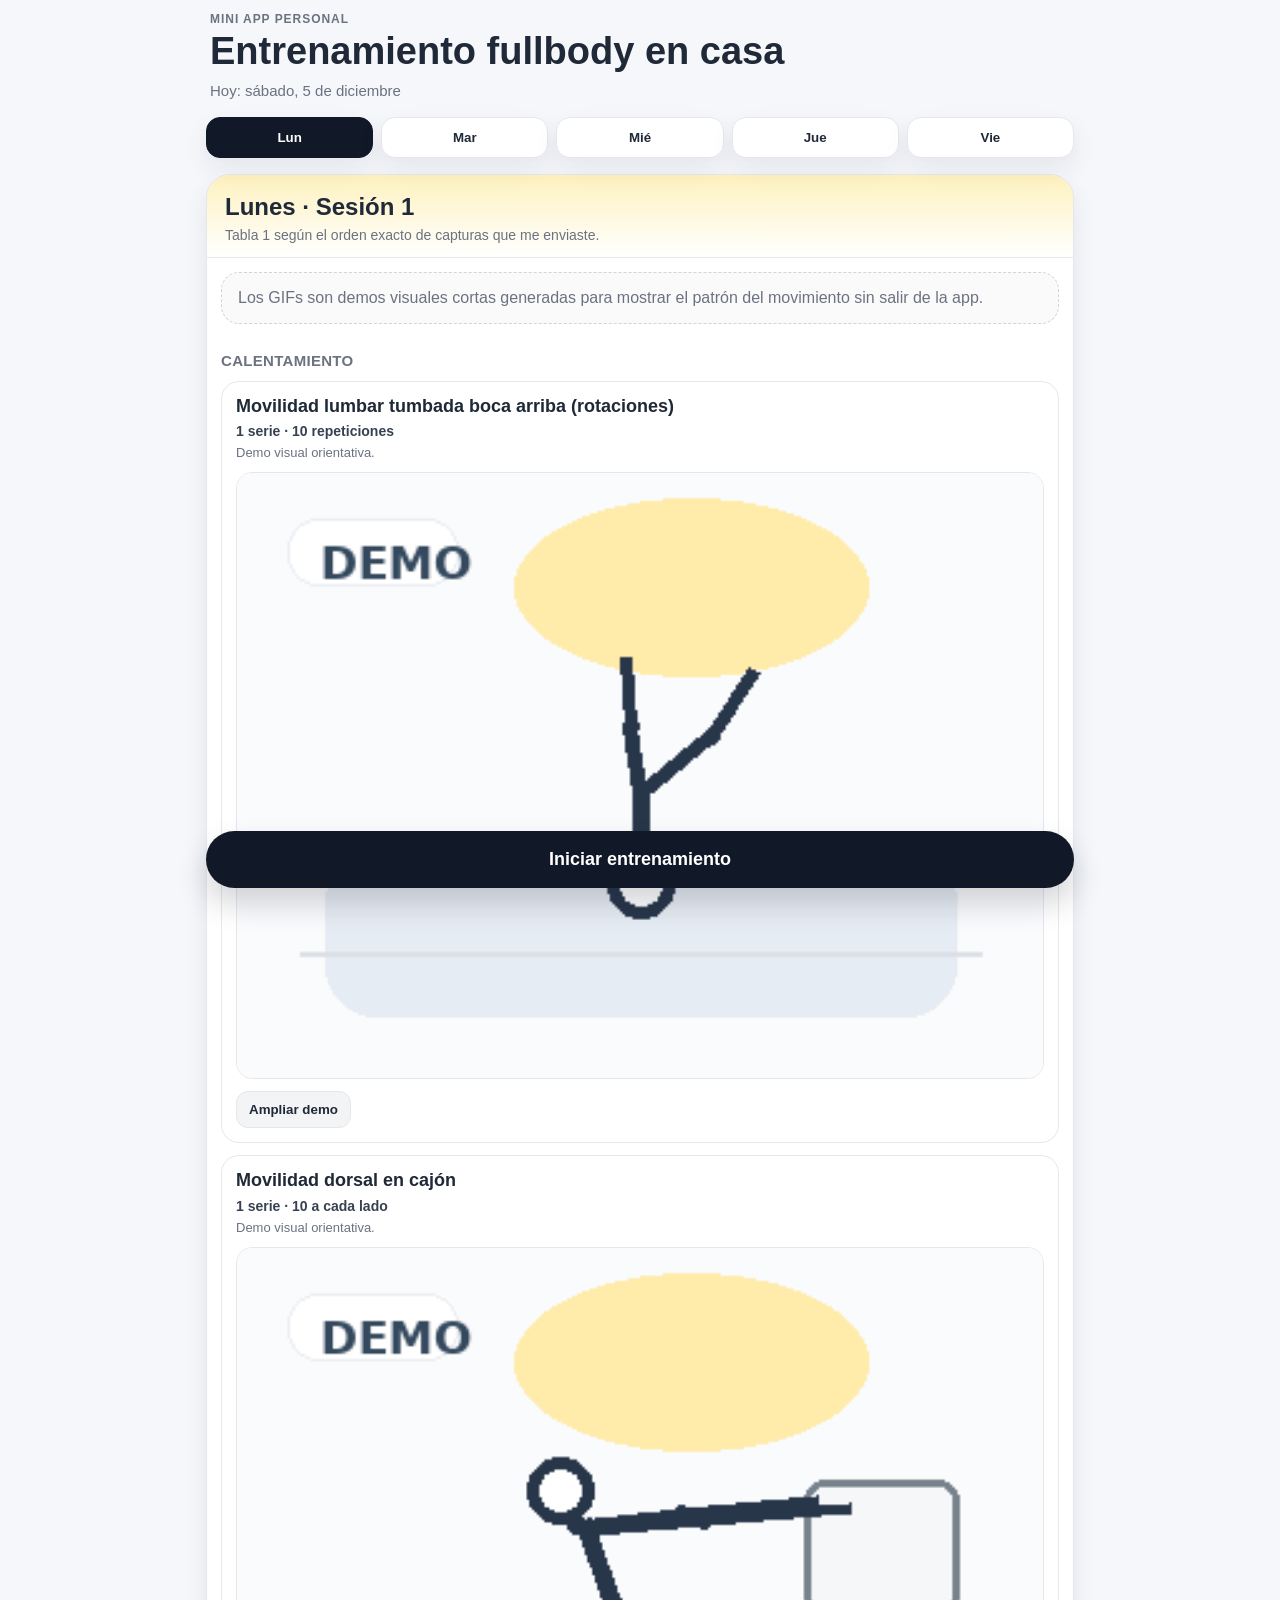
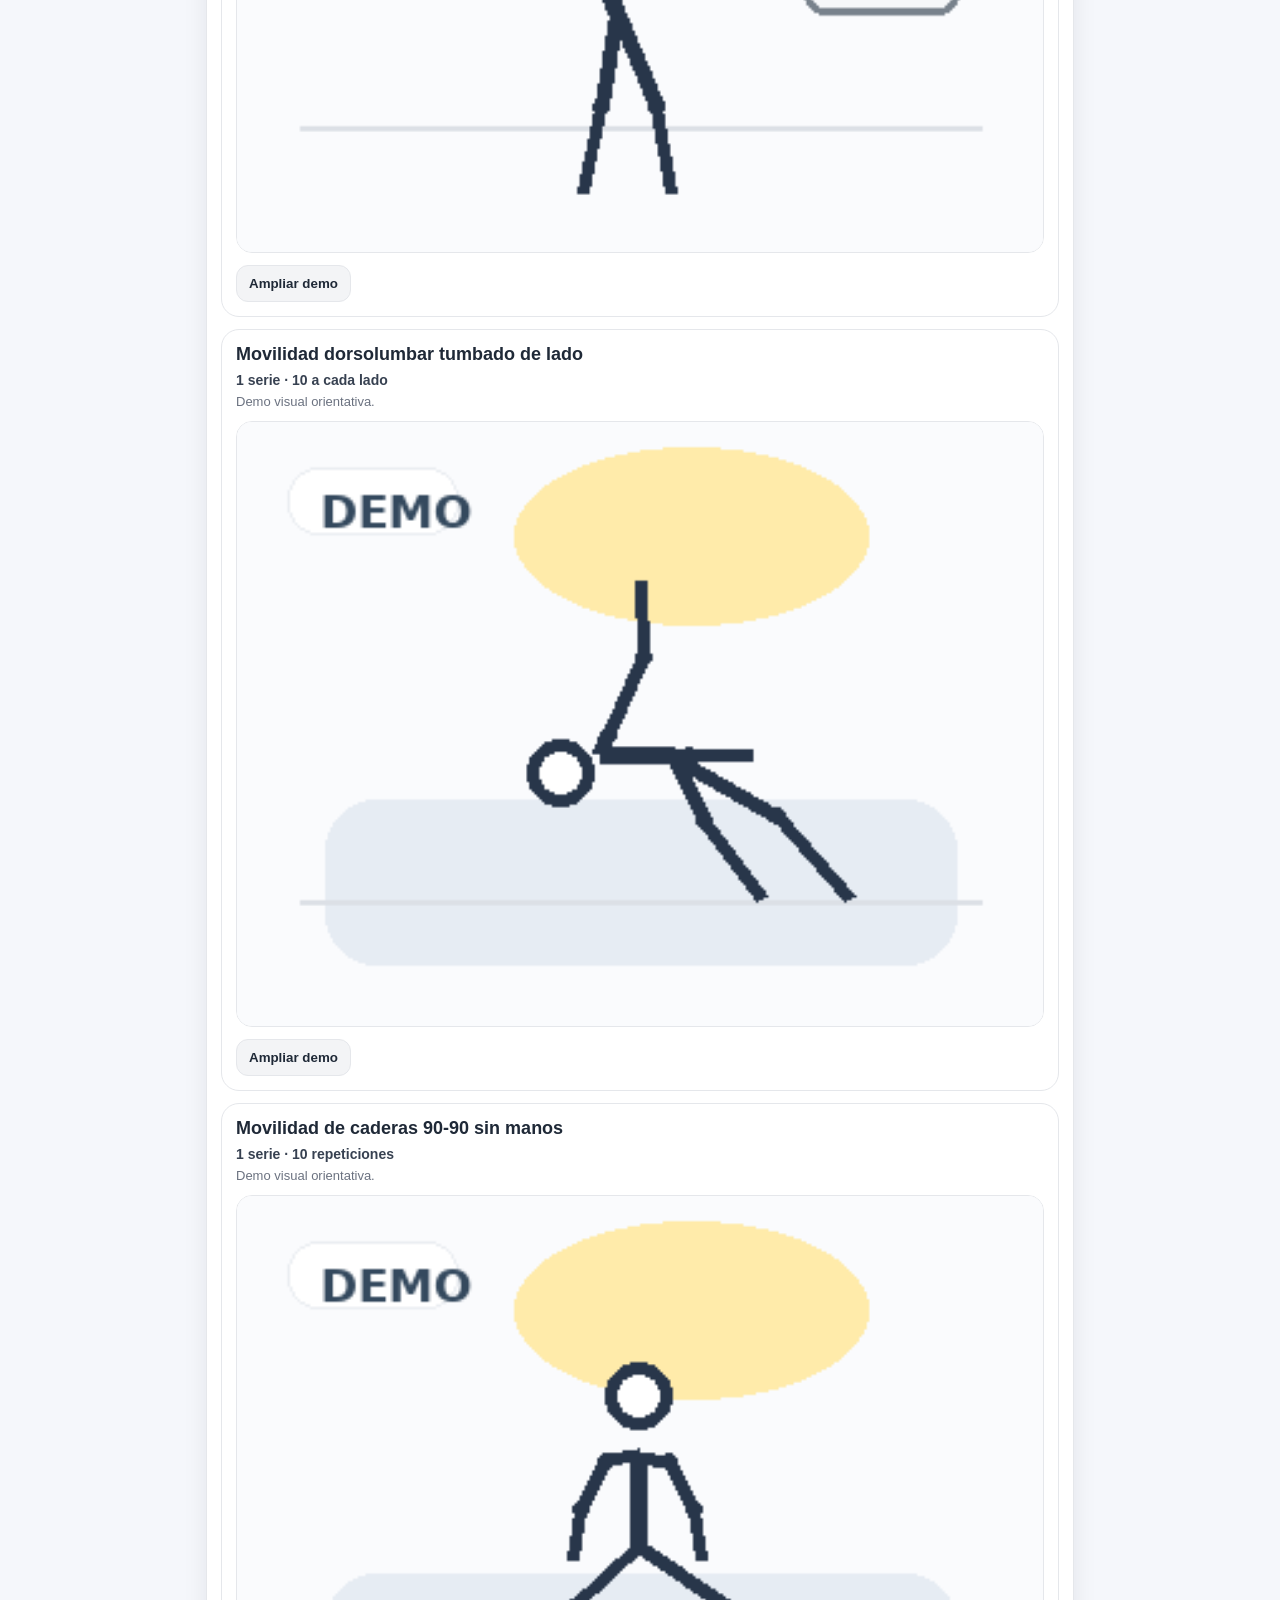
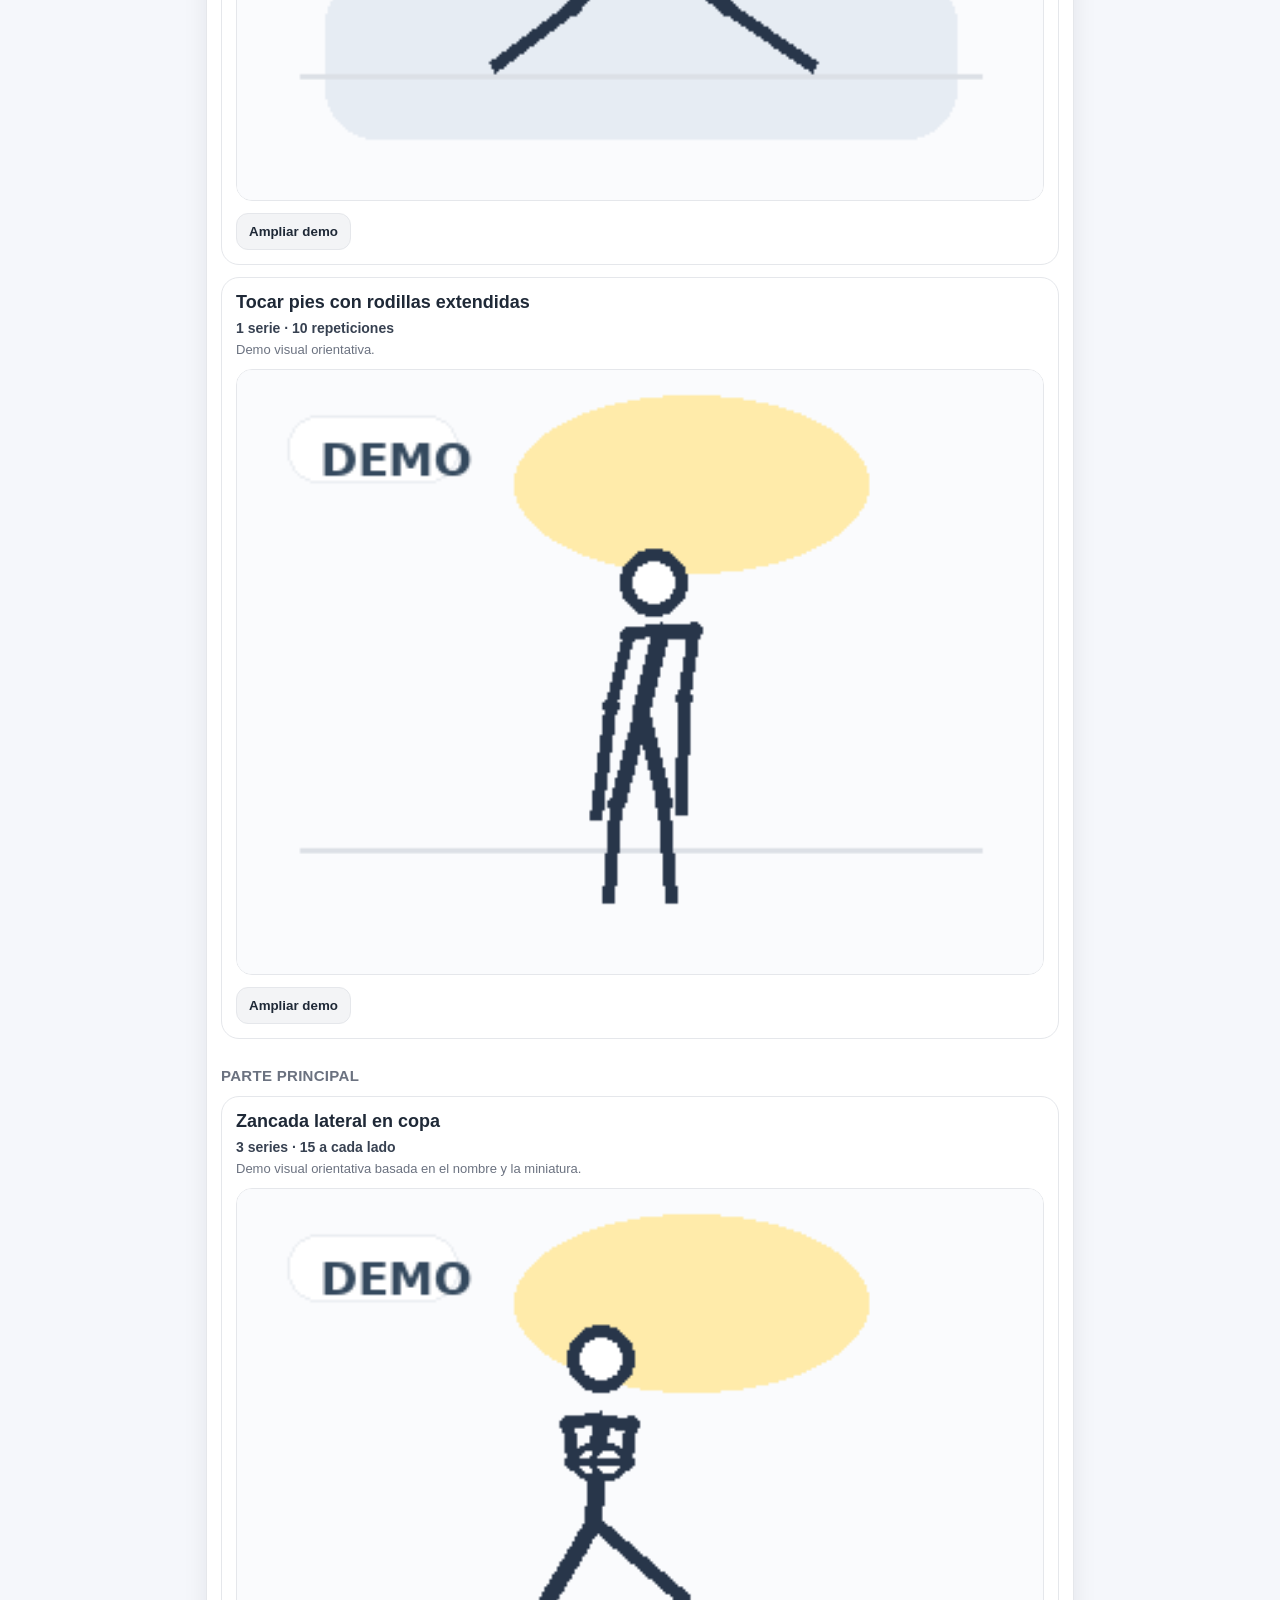
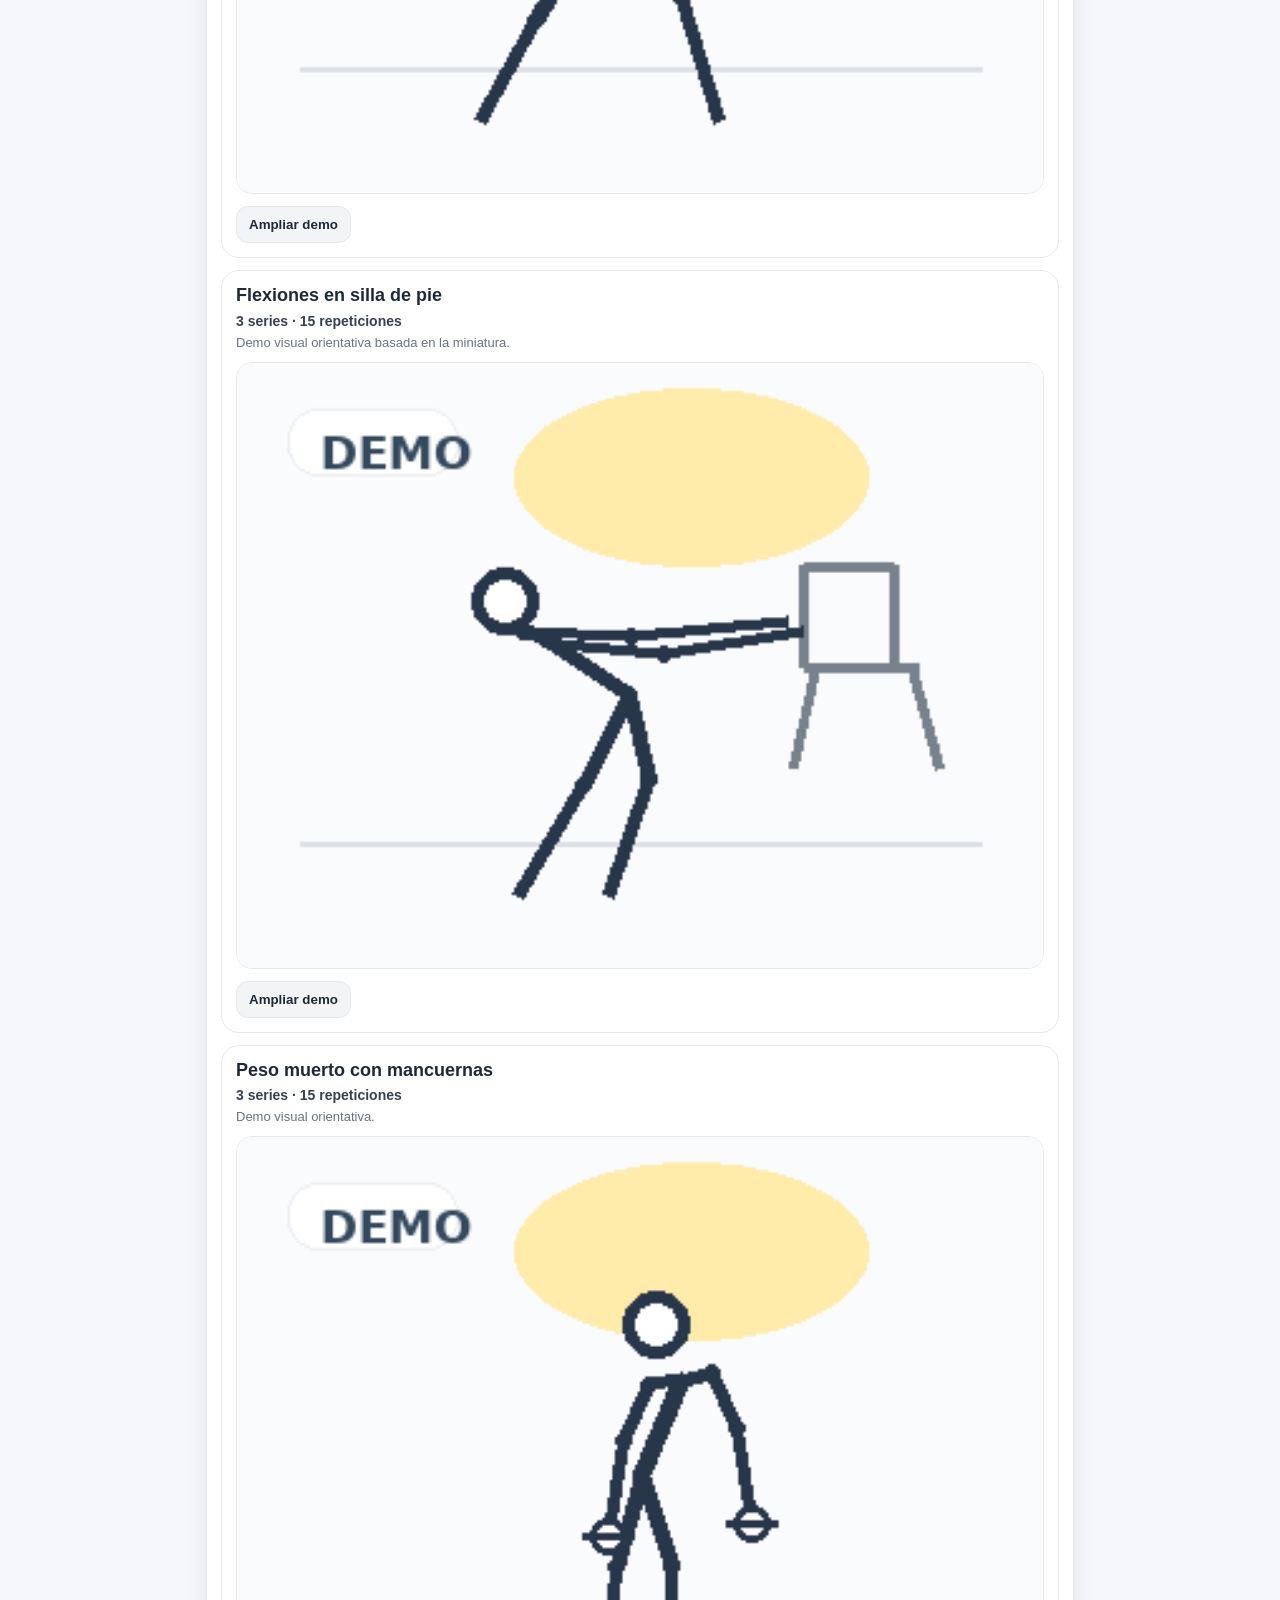
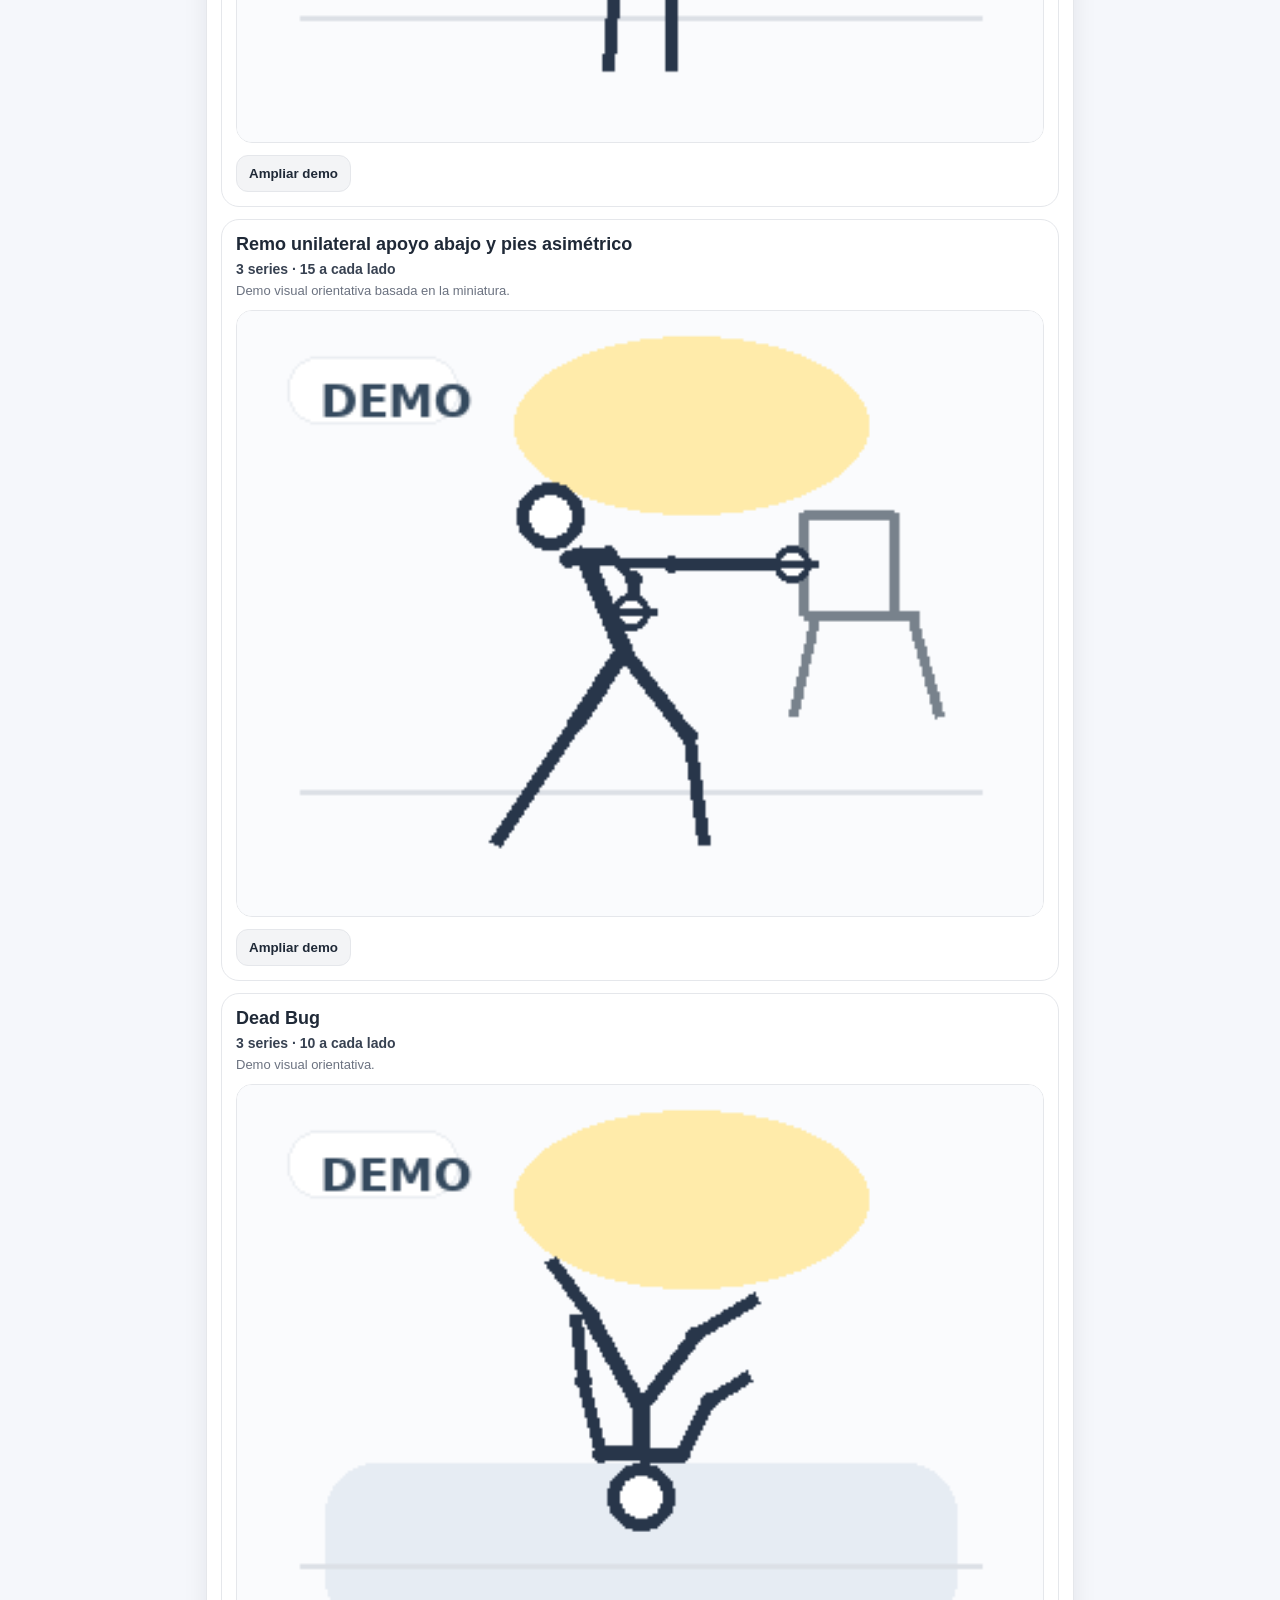
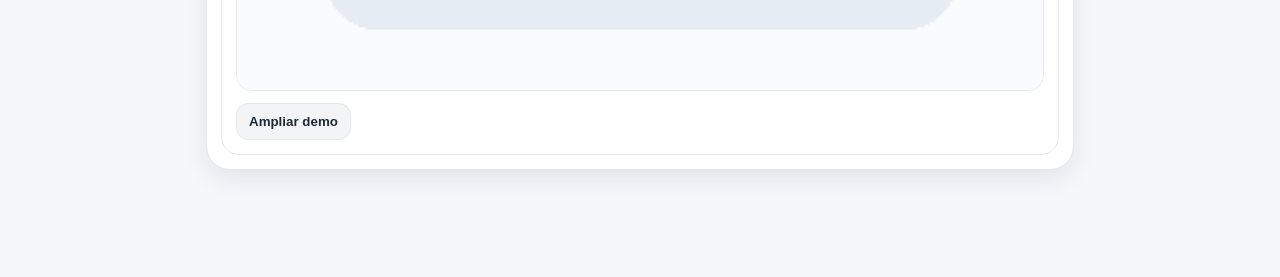
<file: index.html>
<!DOCTYPE html>
<html lang="es">
<head>
  <meta charset="UTF-8" />
  <meta name="viewport" content="width=device-width, initial-scale=1.0, viewport-fit=cover" />
  <meta name="theme-color" content="#111827" />
  <title>Entrenamiento Fullbody</title>
  <link rel="manifest" href="manifest.json" />
  <link rel="stylesheet" href="styles.css?v=20260904-3" />

  <style>
    .modal.hidden { display: none !important; }
  </style>

</head>
<body>
  <div class="app-shell">
    <header class="topbar">
      <div>
        <p class="eyebrow">Mini app personal</p>
        <h1>Entrenamiento fullbody en casa</h1>
        <p id="todayLabel" class="today-label"></p>
      </div>
    </header>

    <nav class="day-tabs" aria-label="Días de entrenamiento" id="dayTabs"></nav>

    <main id="content" class="content"></main>
  </div>

  <div id="modal" class="modal hidden" role="dialog" aria-modal="true" aria-labelledby="modalTitle">
    <div class="modal-card">
      <button id="closeModal" class="close-btn" aria-label="Cerrar">✕</button>
      <h3 id="modalTitle">Demo del ejercicio</h3>
      <div id="modalBody" class="modal-body"></div>
    </div>
  </div>

  <script src="data.js?v=20260904-3"></script>
  <script src="script.js?v=20260904-3"></script>
</body>
</html>
</file>
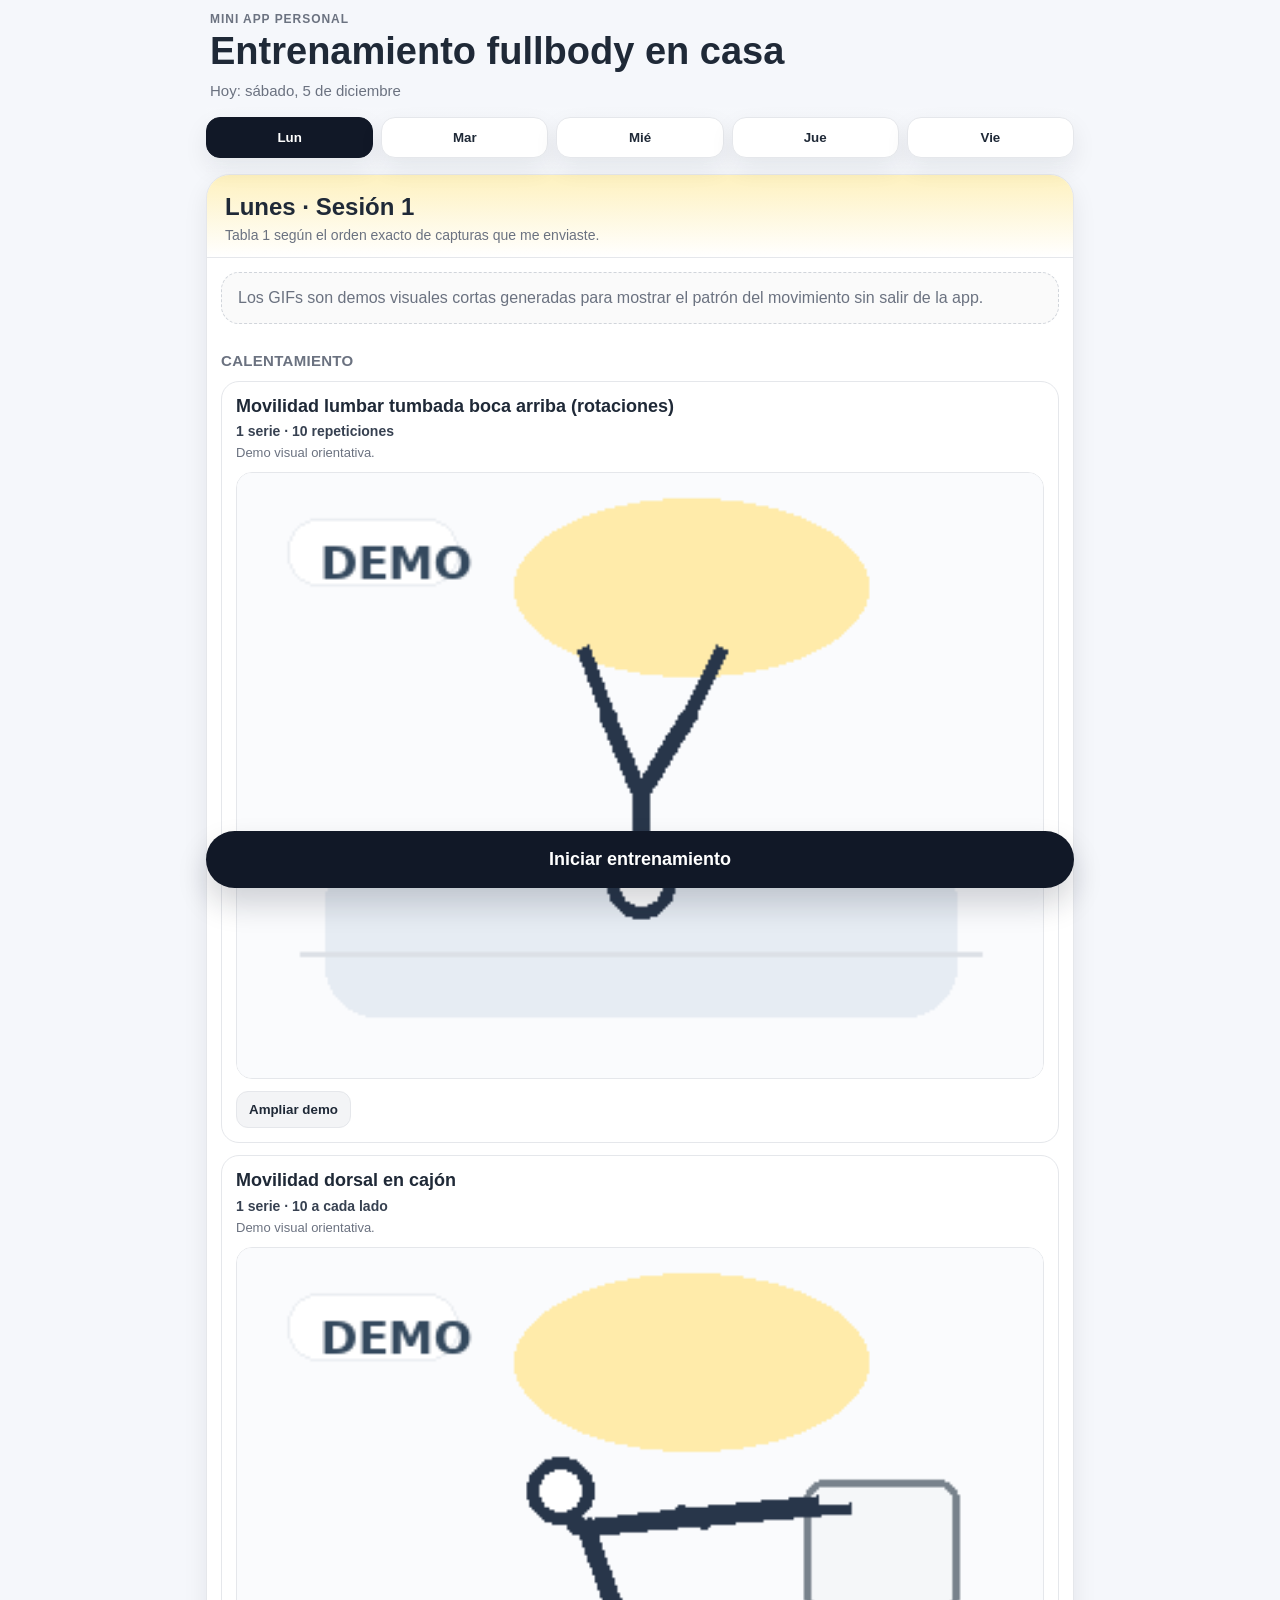
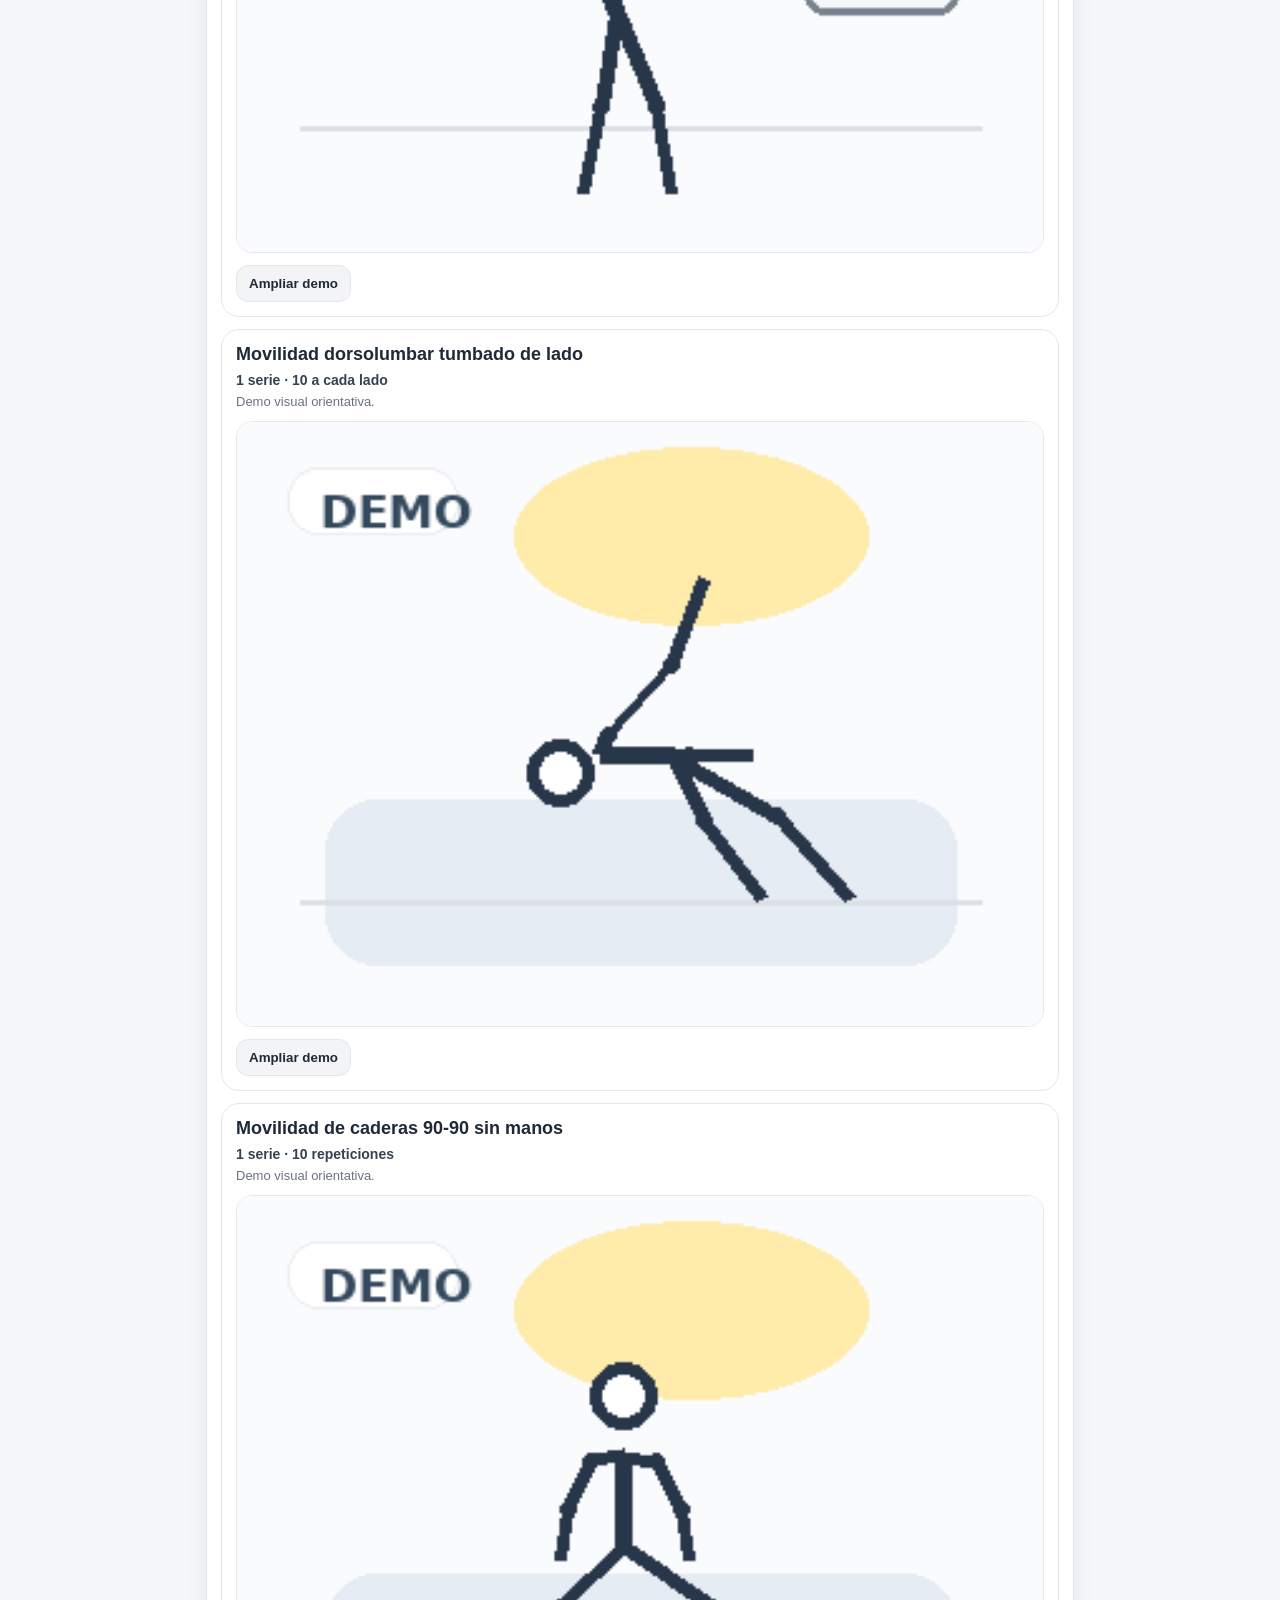
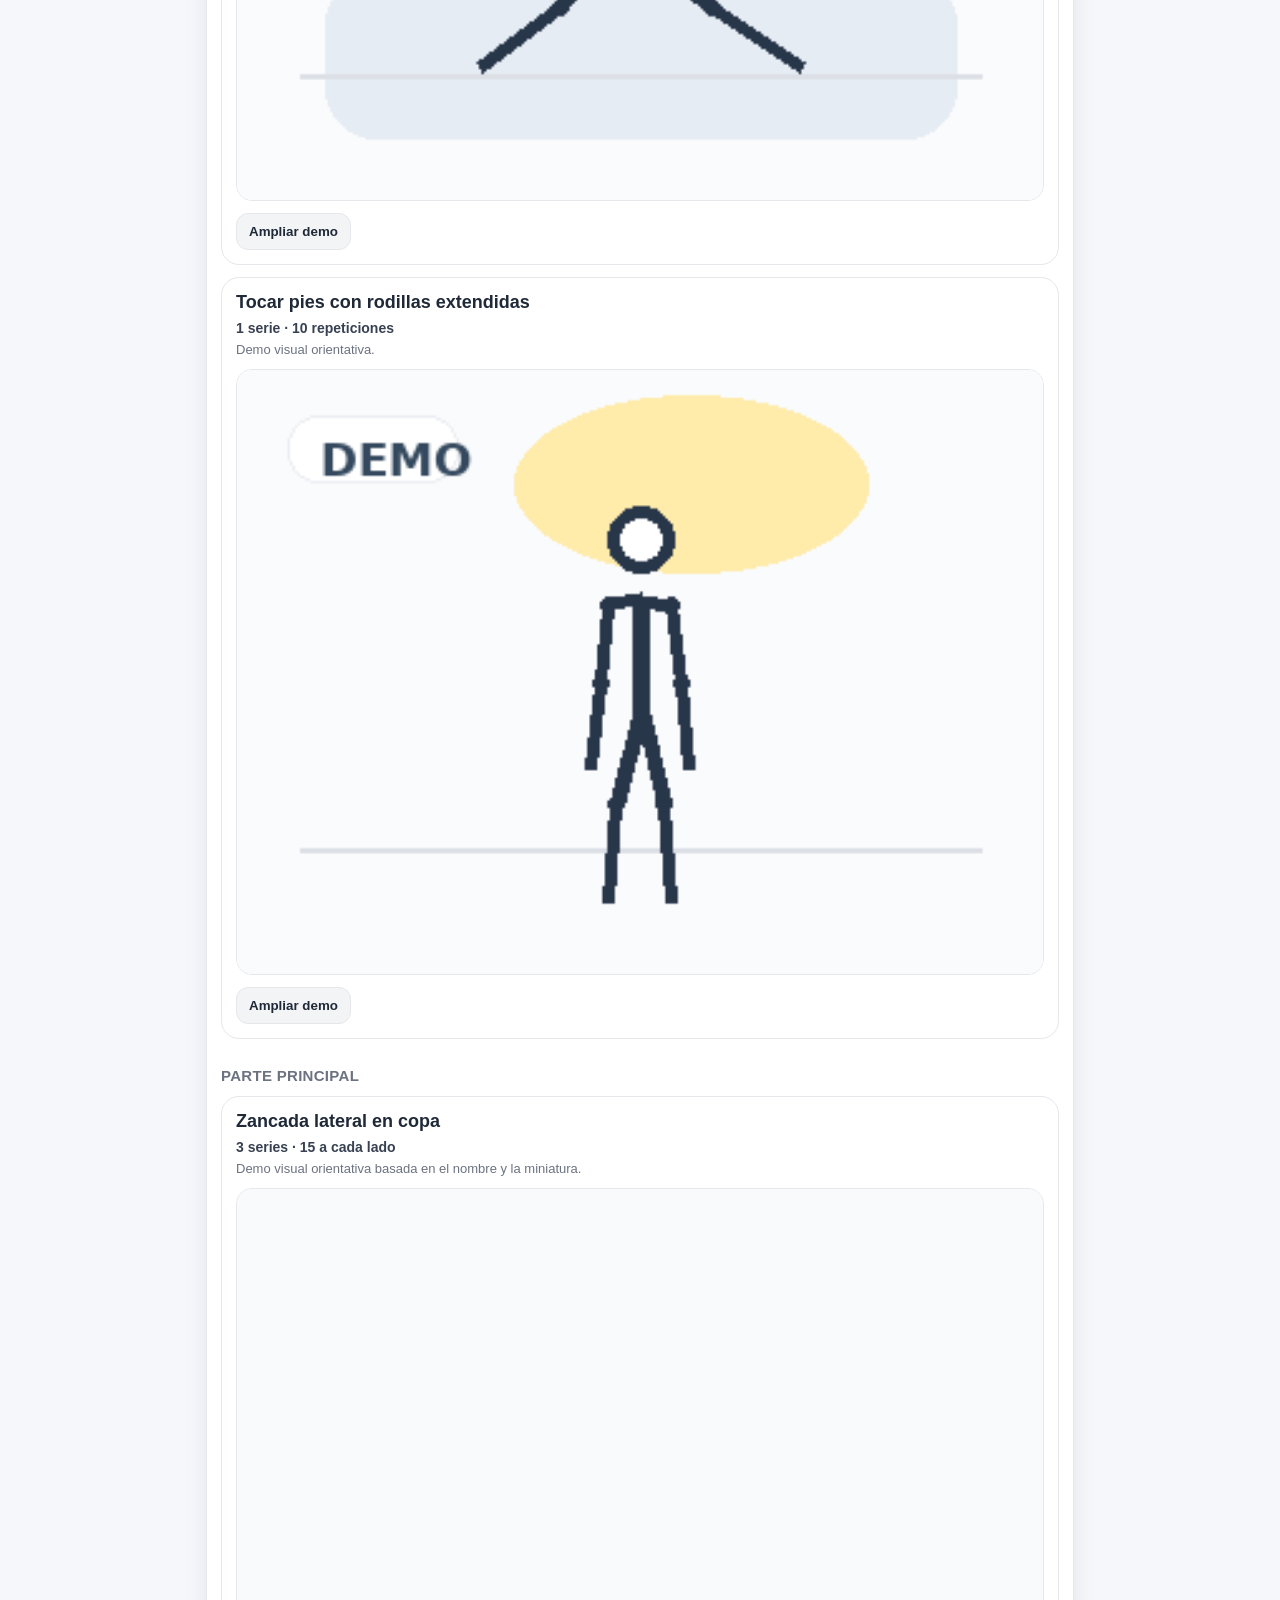
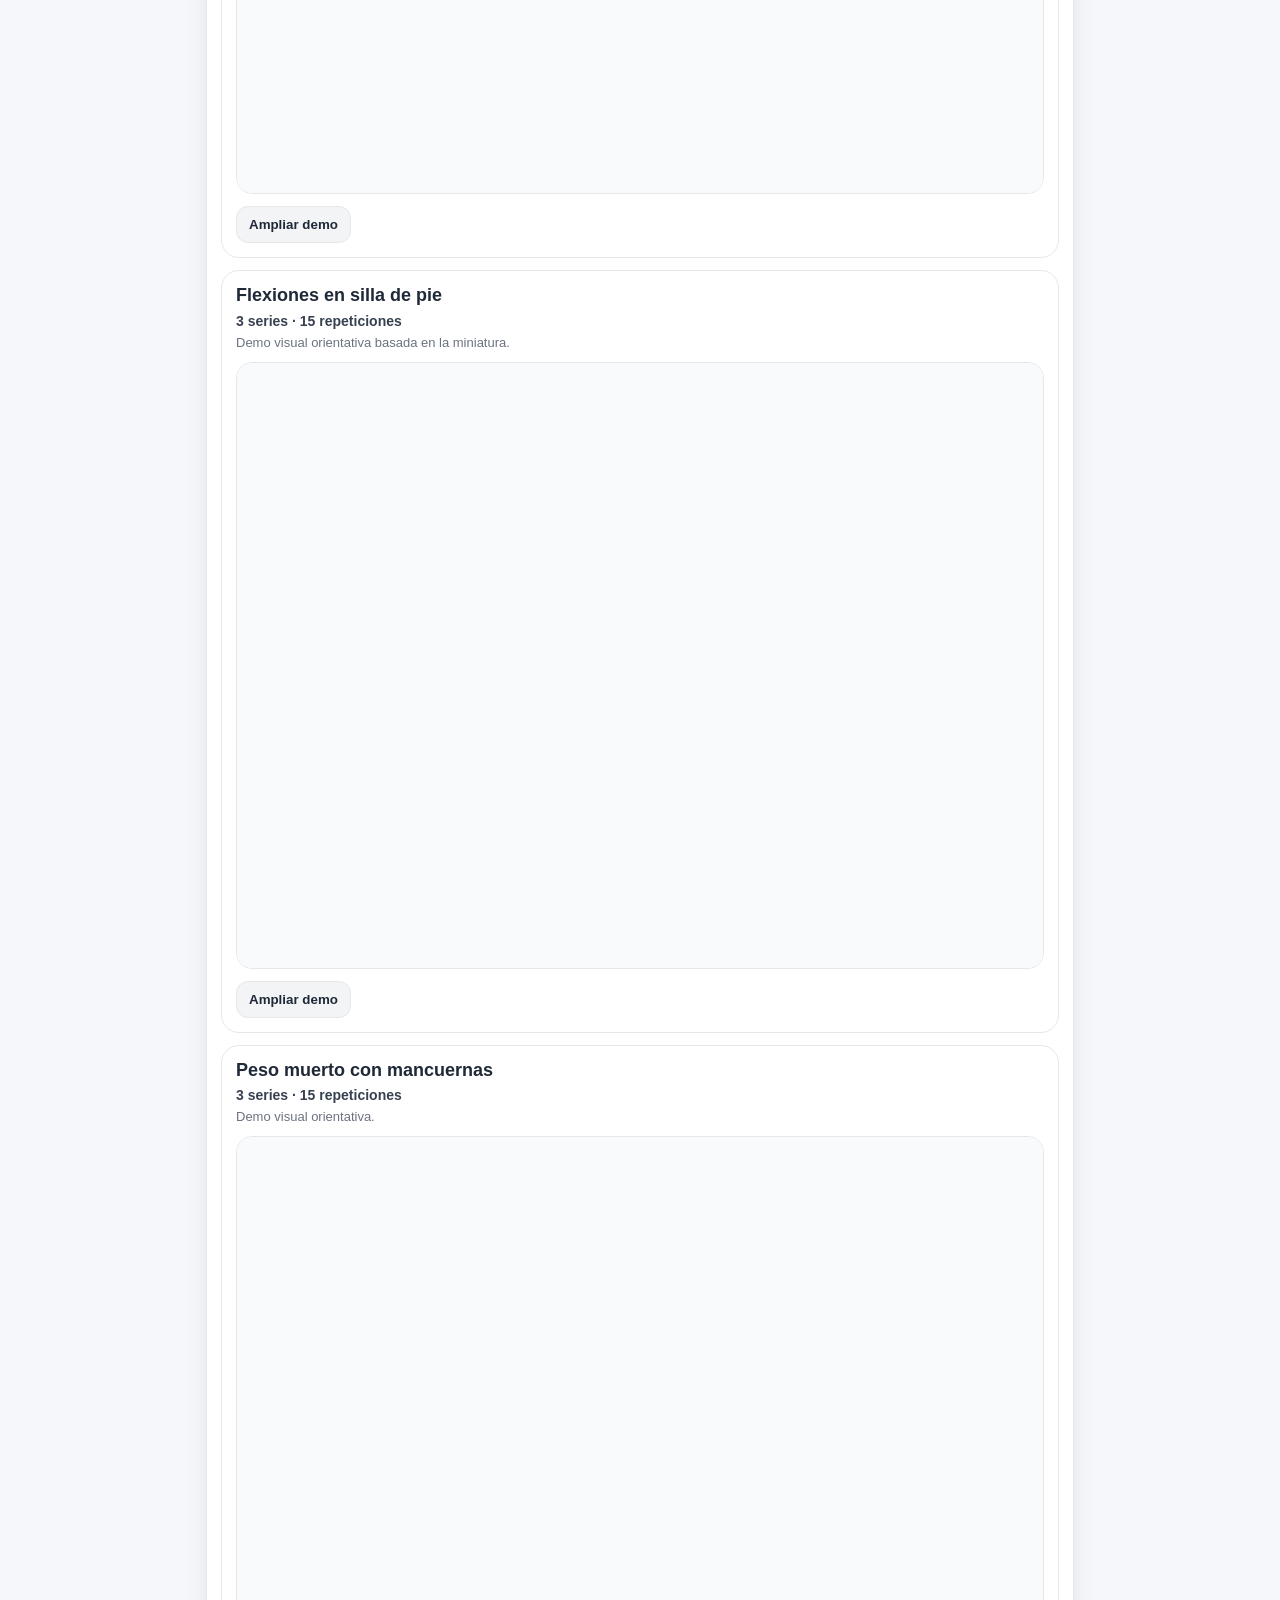
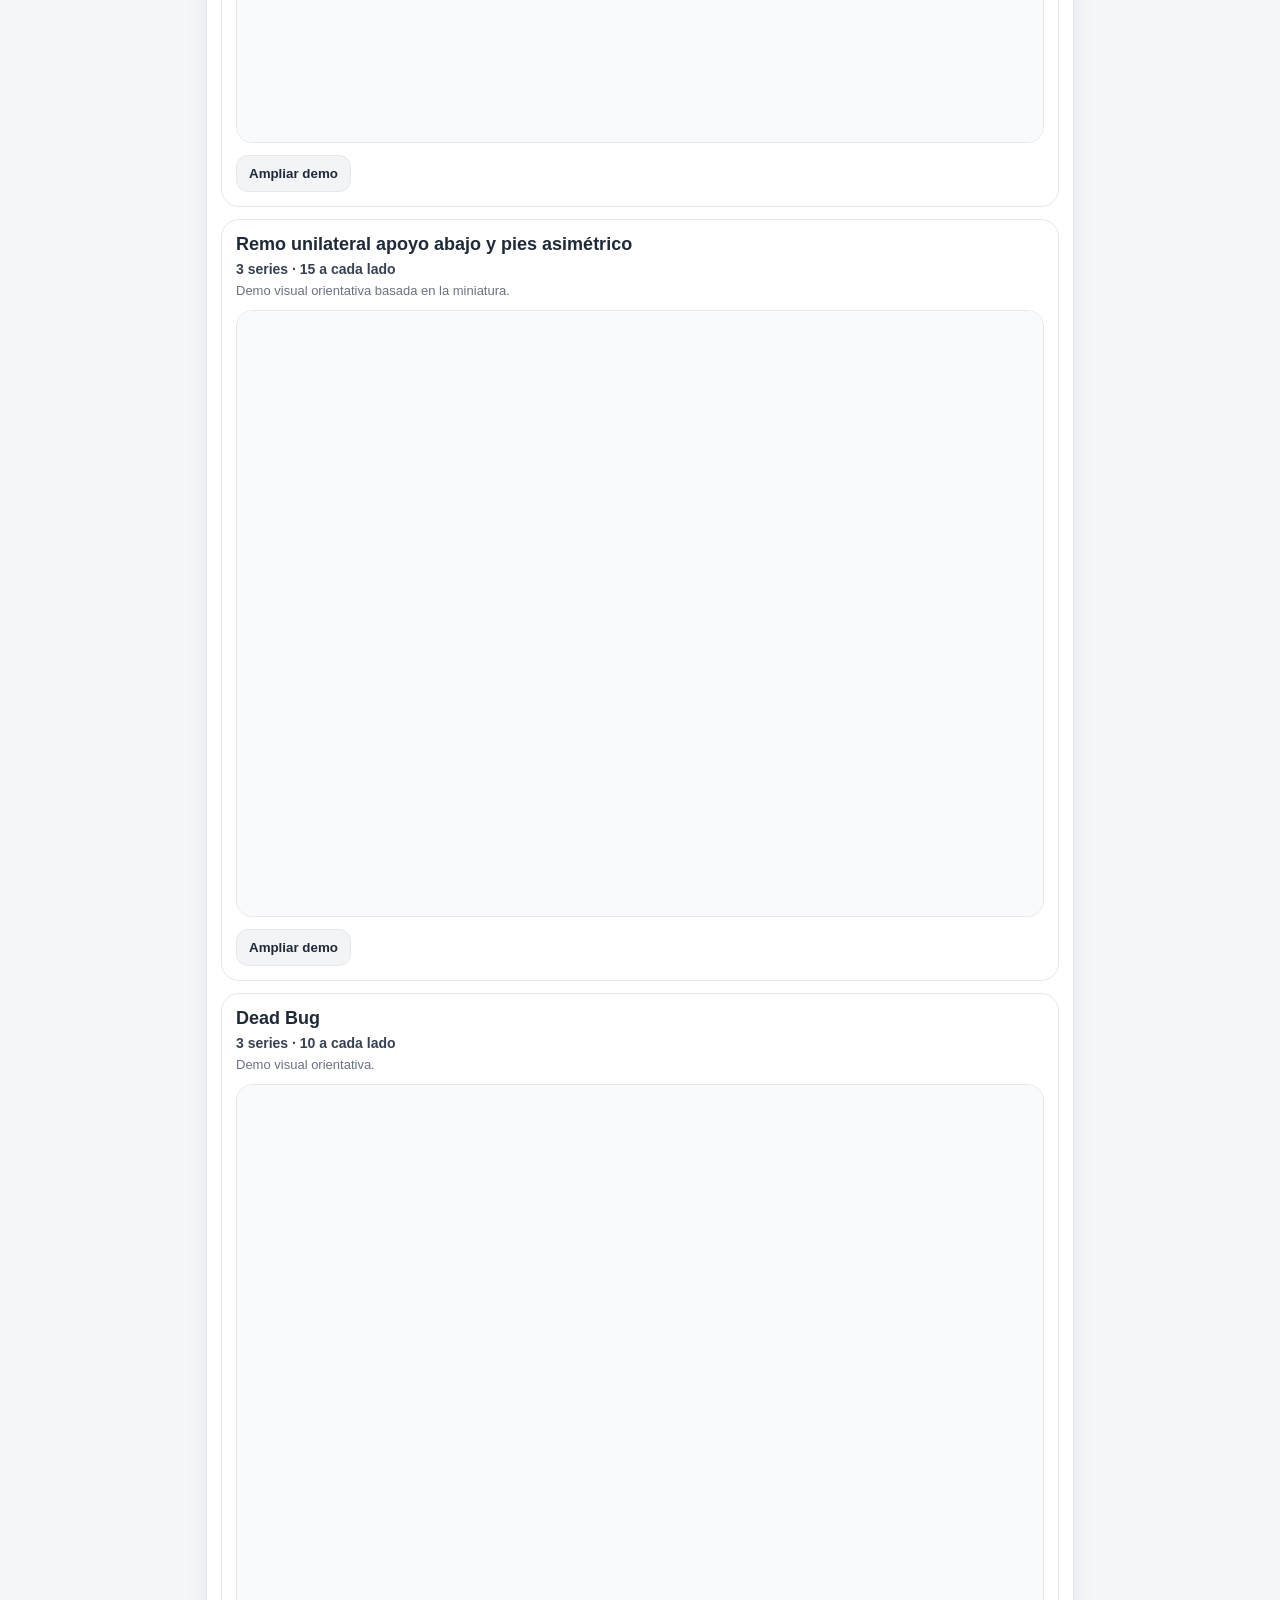
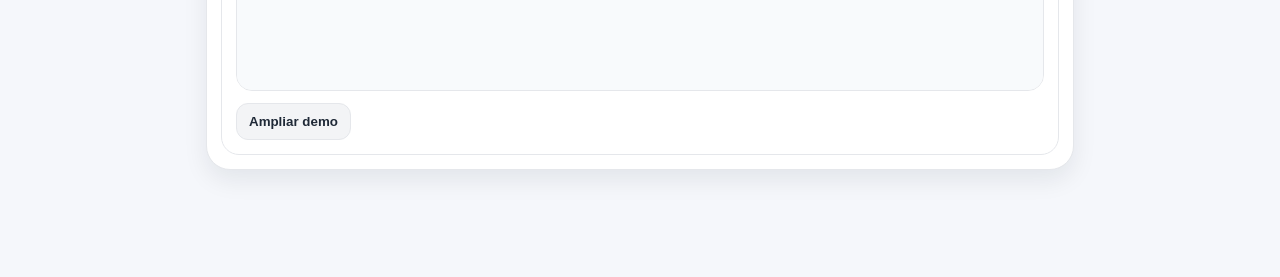
<file: reset.html>
<!doctype html>
<html lang="es">
<head>
<meta charset="utf-8">
<meta name="viewport" content="width=device-width,initial-scale=1">
<title>Reiniciar caché</title>
<style>
body{font-family:-apple-system,BlinkMacSystemFont,"Segoe UI",sans-serif;background:#f5f7fb;color:#111827;margin:0;padding:32px}
.card{max-width:620px;margin:40px auto;background:white;border-radius:20px;padding:24px;box-shadow:0 10px 30px rgba(0,0,0,.08)}
h1{margin-top:0}.ok{color:#0f766e;font-weight:700}
</style>
</head>
<body>
<div class="card">
<h1>Limpiando versión anterior…</h1>
<p id="status">Eliminando caché y Service Worker.</p>
</div>
<script>
(async () => {
  const status = document.getElementById('status');
  try {
    if ('serviceWorker' in navigator) {
      const regs = await navigator.serviceWorker.getRegistrations();
      await Promise.all(regs.map(r => r.unregister()));
    }
    if ('caches' in window) {
      const keys = await caches.keys();
      await Promise.all(keys.map(k => caches.delete(k)));
    }
    status.textContent = 'Limpieza completada. Abriendo la app actualizada…';
    status.className = 'ok';
    setTimeout(() => location.replace('./?fresh=20260904-3'), 1000);
  } catch (e) {
    status.textContent = 'Recarga esta página una vez más y vuelve a intentarlo.';
  }
})();
</script>
</body>
</html>
</file>
<file: styles.css>
:root {
  --bg: #f5f7fb;
  --card: #ffffff;
  --ink: #1f2937;
  --muted: #6b7280;
  --line: #e5e7eb;
  --primary: #111827;
  --primary-2: #374151;
  --accent: #fde68a;
  --pill: #f3f4f6;
  --success: #0f766e;
  --shadow: 0 10px 25px rgba(17, 24, 39, 0.08);
}

* { box-sizing: border-box; }
html, body { margin: 0; padding: 0; background: var(--bg); color: var(--ink); font-family: -apple-system, BlinkMacSystemFont, "SF Pro Text", "Segoe UI", sans-serif; }
body { min-height: 100vh; }

.app-shell {
  max-width: 900px;
  margin: 0 auto;
  padding: env(safe-area-inset-top) 16px calc(24px + env(safe-area-inset-bottom));
}

.topbar {
  padding: 12px 4px 8px;
}

.eyebrow {
  margin: 0 0 6px;
  font-size: 12px;
  font-weight: 700;
  text-transform: uppercase;
  letter-spacing: 0.08em;
  color: var(--muted);
}

h1 {
  margin: 0;
  font-size: clamp(28px, 4vw, 38px);
  line-height: 1.05;
}

.today-label {
  margin: 10px 0 0;
  color: var(--muted);
  font-size: 15px;
}

.day-tabs {
  display: grid;
  grid-template-columns: repeat(5, 1fr);
  gap: 8px;
  position: sticky;
  top: 0;
  z-index: 10;
  background: linear-gradient(180deg, rgba(245,247,251,0.96) 0%, rgba(245,247,251,0.96) 80%, rgba(245,247,251,0) 100%);
  padding: 10px 0 16px;
  backdrop-filter: blur(10px);
}

.day-tab {
  border: 1px solid var(--line);
  background: var(--card);
  color: var(--ink);
  border-radius: 14px;
  padding: 12px 8px;
  font-weight: 700;
  box-shadow: var(--shadow);
}

.day-tab.active {
  background: var(--primary);
  color: white;
  border-color: var(--primary);
}

.content {
  display: grid;
  gap: 16px;
}

.panel {
  background: var(--card);
  border: 1px solid var(--line);
  border-radius: 24px;
  box-shadow: var(--shadow);
  overflow: hidden;
}

.panel-header {
  padding: 18px 18px 14px;
  border-bottom: 1px solid var(--line);
  background: linear-gradient(180deg, rgba(253,230,138,0.55), rgba(253,230,138,0));
}

.panel-title {
  margin: 0;
  font-size: 24px;
}

.panel-subtitle {
  margin: 6px 0 0;
  color: var(--muted);
  font-size: 14px;
}

.section {
  padding: 14px;
}

.section-title {
  margin: 0 0 12px;
  font-size: 15px;
  letter-spacing: .02em;
  text-transform: uppercase;
  color: var(--muted);
}

.exercise-list {
  display: grid;
  gap: 12px;
}

.exercise-card {
  display: grid;
  grid-template-columns: 1fr auto;
  gap: 12px;
  background: #fff;
  border: 1px solid var(--line);
  border-radius: 18px;
  padding: 14px;
}

.exercise-title {
  margin: 0 0 6px;
  font-size: 18px;
  line-height: 1.2;
}

.exercise-meta {
  margin: 0;
  font-size: 14px;
  color: var(--primary-2);
  font-weight: 600;
}

.exercise-note {
  margin: 6px 0 0;
  color: var(--muted);
  font-size: 13px;
}

.exercise-actions {
  display: flex;
  flex-direction: column;
  gap: 8px;
  justify-content: center;
}

.btn {
  border: none;
  border-radius: 12px;
  padding: 10px 12px;
  font-weight: 700;
  cursor: pointer;
  text-decoration: none;
  text-align: center;
}

.btn-primary {
  background: var(--primary);
  color: white;
}

.btn-secondary {
  background: var(--pill);
  color: var(--ink);
  border: 1px solid var(--line);
}

.note-card {
  padding: 16px;
  border: 1px dashed #d1d5db;
  border-radius: 18px;
  background: #fafafa;
  color: var(--muted);
}

.footer-cta {
  position: sticky;
  bottom: 12px;
  width: 100%;
  padding: 18px;
  margin-top: 10px;
  border-radius: 999px;
  background: var(--primary);
  color: white;
  font-size: 18px;
  font-weight: 800;
  border: 0;
  box-shadow: 0 16px 30px rgba(17, 24, 39, 0.18);
}

.hidden { display: none; }
.modal {
  position: fixed;
  inset: 0;
  background: rgba(17, 24, 39, 0.6);
  display: grid;
  place-items: center;
  padding: 20px;
}
.modal-card {
  width: min(900px, 100%);
  max-height: 90vh;
  overflow: auto;
  background: white;
  border-radius: 22px;
  padding: 18px;
  position: relative;
}
.close-btn {
  position: absolute;
  right: 14px;
  top: 14px;
  width: 36px;
  height: 36px;
  border-radius: 999px;
  border: 1px solid var(--line);
  background: white;
  font-size: 18px;
}
.modal-body iframe {
  width: 100%;
  aspect-ratio: 16 / 9;
  border: 0;
  border-radius: 16px;
}
.modal-body p { color: var(--muted); }
.modal-links {
  display: flex;
  gap: 12px;
  flex-wrap: wrap;
}

@media (min-width: 768px) {
  .section.two-col {
    display: grid;
    grid-template-columns: 1fr 1fr;
    gap: 18px;
    align-items: start;
  }
}


.exercise-card.single-col { grid-template-columns: 1fr; }
.row-actions { flex-direction: row; justify-content: flex-start; }
.demo-wrap {
  width: 100%;
  background: #f8fafc;
  border: 1px solid var(--line);
  border-radius: 16px;
  overflow: hidden;
}
.exercise-demo {
  display: block;
  width: 100%;
  height: auto;
  aspect-ratio: 4 / 3;
  object-fit: cover;
  background: #f8fafc;
}
.exercise-demo.large { aspect-ratio: 4 / 3; max-height: 70vh; object-fit: contain; }
.large-demo { margin-bottom: 14px; }

/* FIX: el modal debe quedar oculto mientras tenga la clase hidden.
   Esta regla va al final para tener prioridad sobre .modal { display: grid; }. */
.modal.hidden {
  display: none !important;
}
</file>
